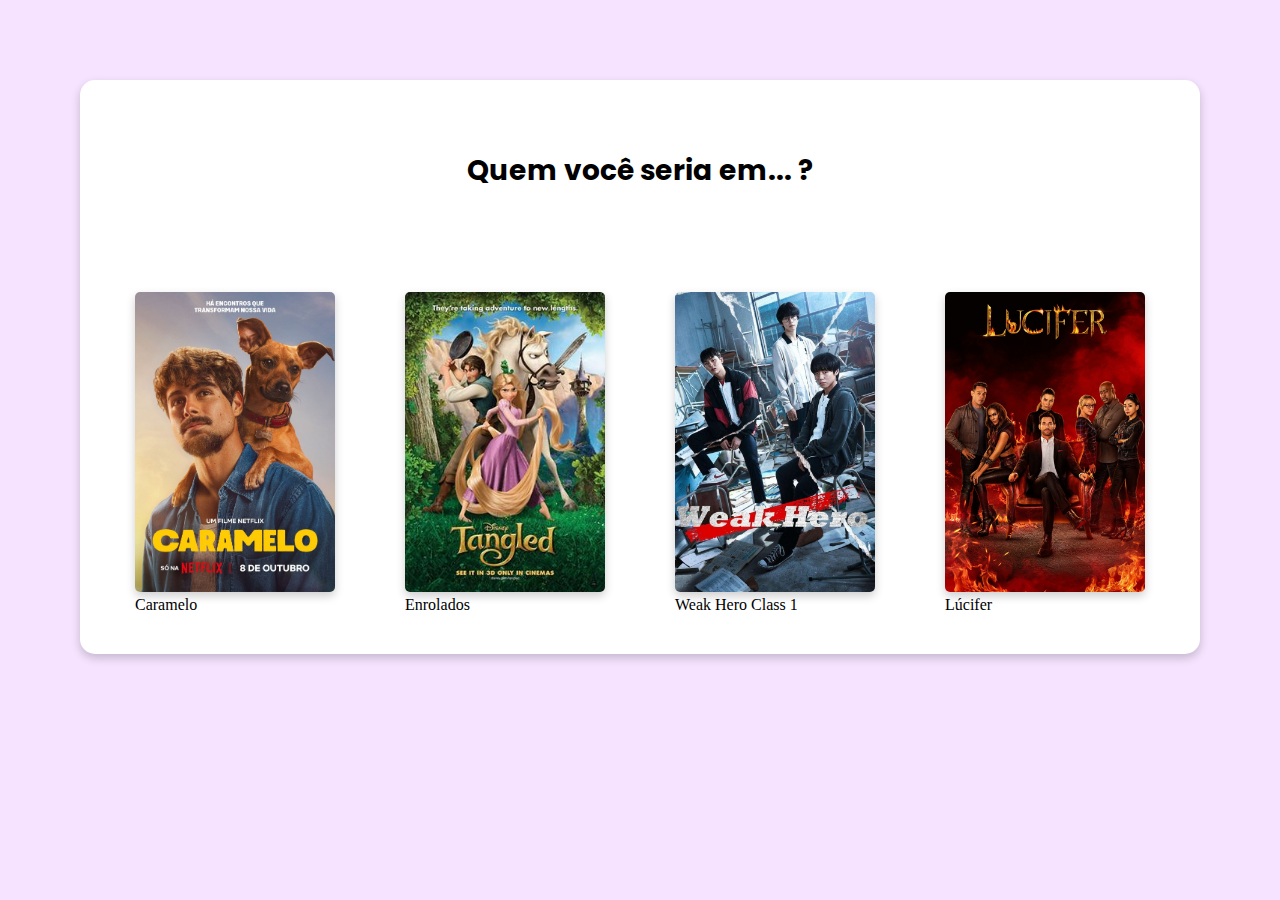
<file: index.html>
<!DOCTYPE html>
<html lang="pt-br">
<head>
    <meta charset="UTF-8">
    <meta name="viewport" content="width=device-width, initial-scale=1.0">
    <title>Quiz</title>
    <link rel="stylesheet" href="css/style.css">
    <link href="https://fonts.googleapis.com/css2?family=Poppins:wght@400;700&display=swap" rel="stylesheet">

</head>
<body>

    <div class="container">
        <div class="titulo">Quem você seria em... ?</div>
        <div class="opcoes">
         <figure><a href="sites/caramelo.html">
      <img src="imagens/pôster caramelo.jpg" alt="Pôster do filme Caramelo" class="img_posters"><link href="sites/inicial_caramelo">
      <figcaption>Caramelo</figcaption></a>
         </figure>

         <figure><a href="sites/enrolados.html">
            <img src="imagens/pôster enrolados.jpg" alt="Pôster do filme Enrolados" class="img_posters">
            <figcaption>Enrolados</figcaption></a>
         </figure>

         <figure><a href="sites/weakhero.html">
            <img src="imagens/põster  weak hero.jpg" alt="Pôster de Weak Hero Class" class="img_posters">
            <figcaption>Weak Hero Class 1</figcaption></a>
         </figure>

         <figure><a href="sites/lucifer.html">
            <img src="imagens/pôster lucifer.jpg" alt="Pôster de Lúcifer" class="img_posters">
            <figcaption>Lúcifer</figcaption></a>
         </figure>
        </div>
    </div>  
</body>
</html>
</file>
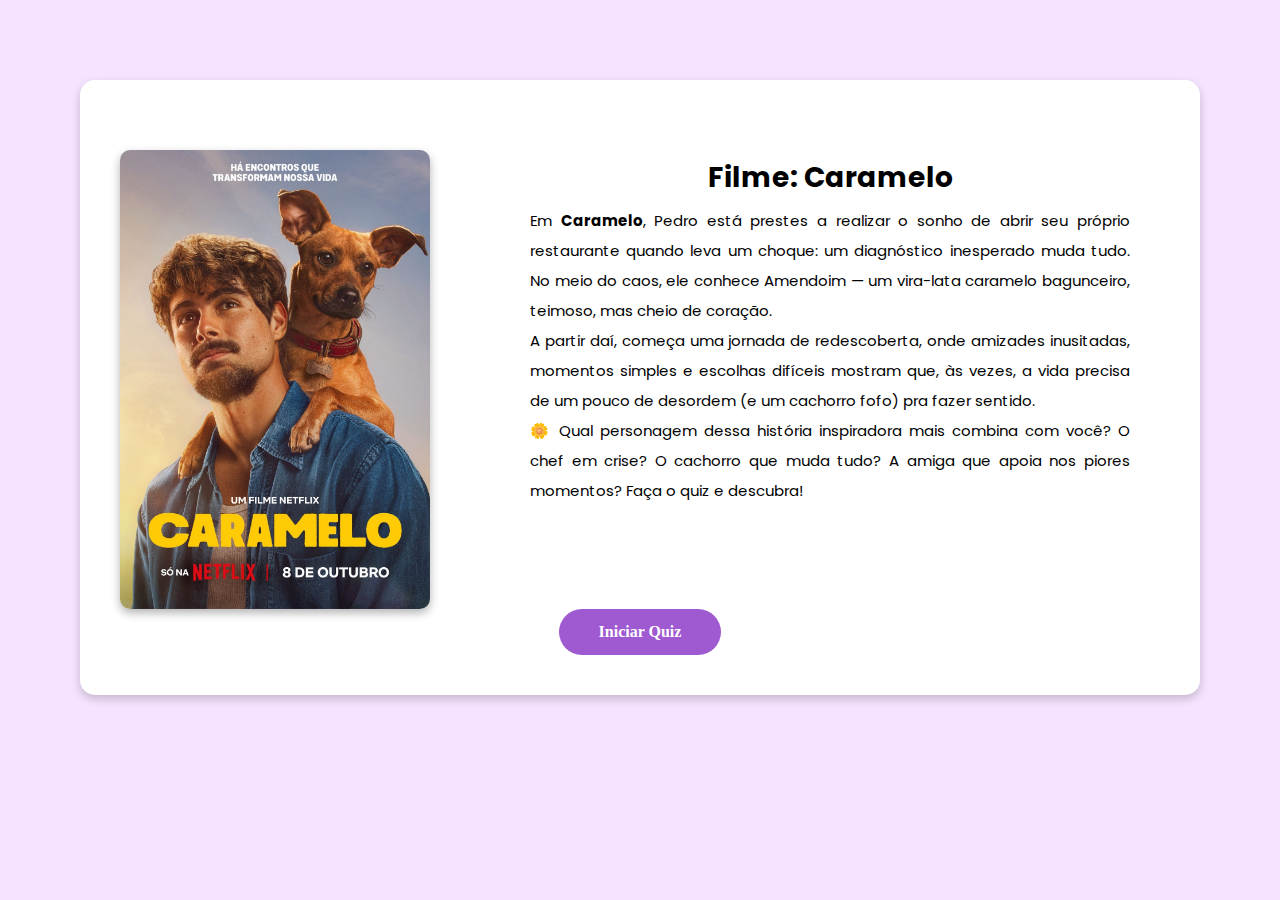
<file: sites/caramelo.html>
<!DOCTYPE html>
<html lang="pt-br">
<head>
  <meta charset="UTF-8">
  <meta name="viewport" content="width=device-width, initial-scale=1.0">
  <title>Filme Caramelo</title>
  <link rel="stylesheet" href="../css/style.css">
  <link href="https://fonts.googleapis.com/css2?family=Poppins:wght@400;700&display=swap" rel="stylesheet">
</head>

<body>
  <div class="container">
    <!-- Seção principal: imagem + texto -->
    <div class="conteudo-caramelo">
      
      <!-- Imagem do pôster -->
      <img src="../imagens/pôster caramelo.jpg" alt="Pôster do filme Caramelo" class="imgsite">

      <!-- Texto ao lado -->
      <div class="texto-descricao">
        <div class="titulo">Filme: Caramelo</div>
        <p>
          Em <strong>Caramelo</strong>, Pedro está prestes a realizar o sonho de abrir seu próprio restaurante quando leva um choque:
          um diagnóstico inesperado muda tudo. No meio do caos, ele conhece Amendoim — um vira-lata caramelo bagunceiro,
          teimoso, mas cheio de coração.
        </p>

        <p>
          A partir daí, começa uma jornada de redescoberta, onde amizades inusitadas, momentos simples e escolhas difíceis
          mostram que, às vezes, a vida precisa de um pouco de desordem (e um cachorro fofo) pra fazer sentido.
        </p>

        <p>
          🌼 Qual personagem dessa história inspiradora mais combina com você? O chef em crise? O cachorro que muda tudo?
          A amiga que apoia nos piores momentos? Faça o quiz e descubra!
        </p>
      </div>
    </div>

    <!-- Botão centralizado -->
    <div class="botao-centralizado">
      <a href="quiz.html" class="btn-quiz">Iniciar Quiz</a>
    </div>
  </div>
</body>
</html>
</file>
<file: css/style.css>
* {
  margin: 0;
  padding: 0;
  box-sizing: border-box;
}

body{
    background-color: rgb(246, 227, 255);
    padding: 80px;
}

.container {
  background-color: white;
  padding: 40px;
  border-radius: 15px;
  box-shadow: 0 4px 10px rgba(0,0,0,0.2);
}

.titulo{
    margin-top: 30px;
    font-size: 28px;
    text-align: center;
    font-weight: bold;
    font-family: "Poppins", sans-serif;
}

.opcoes {
  margin-top: 100px;
  display: flex;
  justify-content: space-around;
  flex-wrap: wrap;
  gap: 40px;
}

figure {
  display: flex;
  flex-direction: column;
  align-items: center;
}

a {
  text-decoration: none;  /* remove o sublinhado */
  color: inherit;         /* herda a cor do texto do elemento pai */
}

.img_posters{
    width: 200px;
    height: 300px;
    box-shadow: 0 4px 10px rgba(0,0,0,0.2);
    border-radius: 5px;
    object-fit: cover;
}
.conteudo-caramelo {
  display: flex;
  align-items: flex-start;
  gap: 50px;
}

/* Imagem do pôster */
.imgsite {
 margin-top: 30px;
 margin-right: 50px;
  width: 310px;
  height: auto;
  border-radius: 10px;
  box-shadow: 0 4px 10px rgba(0,0,0,0.3);
}

/* Texto */
.texto-descricao {
  max-width: 600px;
  line-height: 2;
  font-family: "Poppins", sans-serif;
  font-size: 15px;
  text-align: justify;
  font-size: 15px;
  margin-bottom: 15px;
}

/* Botão centralizado */
.botao-centralizado {
  display: flex;
  justify-content: center;
  align-items: center;
  text-align: center;
}
   
.btn-quiz {
  display: inline-block;
  background-color: #9f59d1;     
  color: #fff;                   
  padding: 14px 40px;            
  border: none;
  border-radius: 25px;          
  font-weight: 600;
  font-size: 16px;
  text-decoration: none;         
  text-align: center;
  transition: all 0.3s ease;   
}

.btn-quiz:hover {
  background-color: #843bb5;    
  transform: scale(1.05);       
}
</file>
